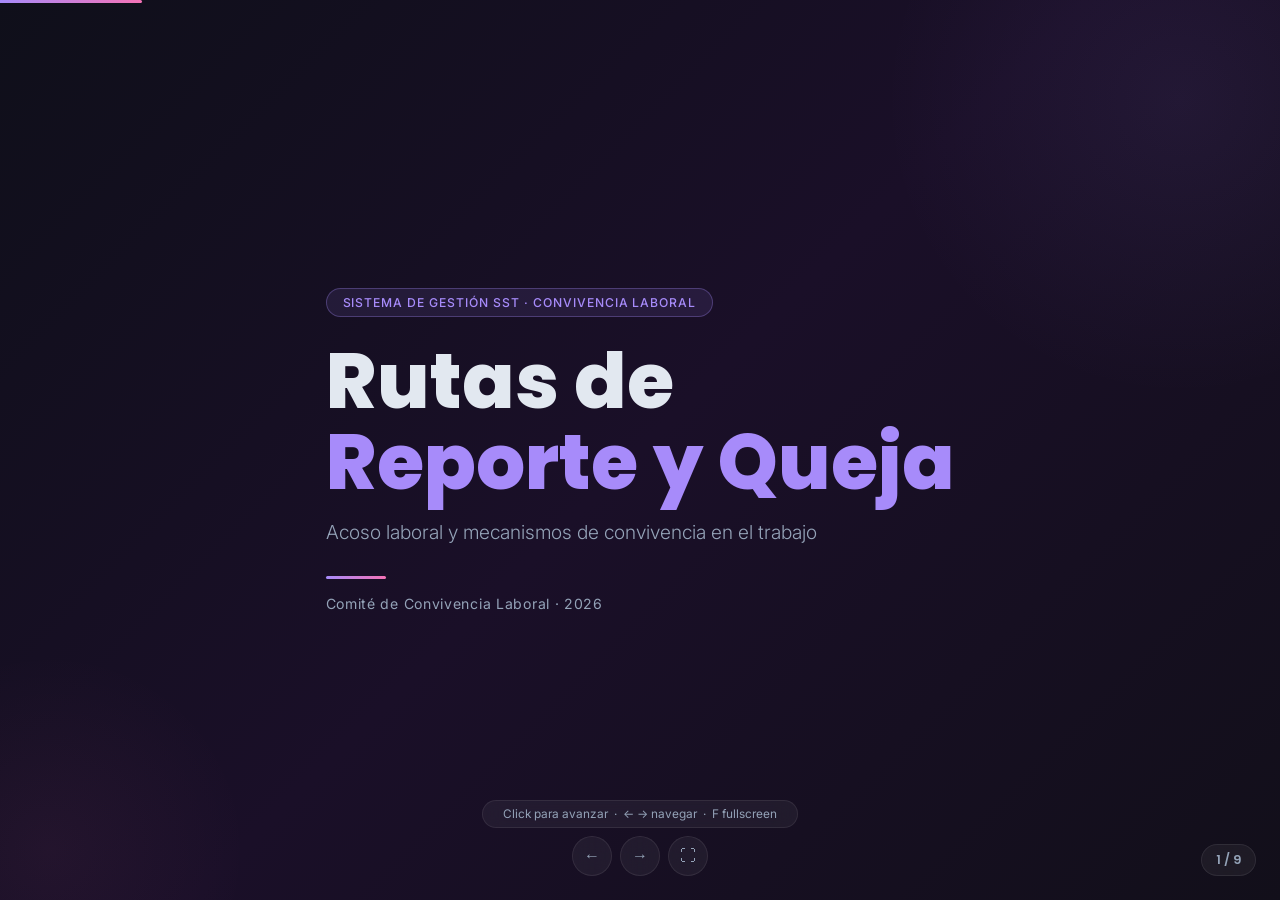
<file: presentaciones/rutas-quejas-acoso/index.html>
<!DOCTYPE html>
<html lang="es">
<head>
  <meta charset="UTF-8" />
  <meta name="viewport" content="width=device-width, initial-scale=1.0" />
  <title>Rutas de Reporte – Acoso Laboral y Convivencia</title>
  <link rel="preconnect" href="https://fonts.googleapis.com" />
  <link rel="preconnect" href="https://fonts.gstatic.com" crossorigin />
  <link href="https://fonts.googleapis.com/css2?family=Inter:wght@300;400;500&family=Poppins:wght@600;700;800&display=swap" rel="stylesheet" />
  <link rel="stylesheet" href="styles.css" />
</head>
<body>

<div id="presentacion">

  <!-- SLIDE 1: Portada -->
  <section class="slide activo" data-tipo="portada" aria-label="Portada">
    <div class="portada-contenido">
      <div class="tag-pill">Sistema de Gestión SST · Convivencia Laboral</div>
      <h1>Rutas de<br/><span class="acento">Reporte y Queja</span></h1>
      <p class="subtitulo">Acoso laboral y mecanismos de convivencia en el trabajo</p>
      <div class="divider"></div>
      <p class="autor">Comité de Convivencia Laboral · 2026</p>
    </div>
    <div class="bg-deco"></div>
    <div class="bg-deco2"></div>
  </section>

  <!-- SLIDE 2: ¿Qué es el acoso laboral? -->
  <section class="slide" data-tipo="contenido" aria-label="Definición de acoso laboral">
    <div class="slide-inner">
      <div class="numero-slide">02</div>
      <h2>¿Qué es el <span class="acento">acoso laboral?</span></h2>
      <div class="definicion-box fragmento" data-step="1">
        <span class="comilla">"</span>
        <p>Toda conducta persistente y demostrable ejercida sobre un empleado por parte de su empleador, un jefe o superior jerárquico, un compañero de trabajo o un subalterno, encaminada a infundir miedo, intimidación, terror o angustia.</p>
        <span class="ley-ref">— Ley 1010 de 2006, Art. 2</span>
      </div>
      <ul class="bullets" style="margin-top: 20px;">
        <li class="fragmento" data-step="2">
          <span class="icono">⚠️</span>
          <strong>Modalidades:</strong> maltrato, persecución, discriminación, entorpecimiento, inequidad, desprotección.
        </li>
        <li class="fragmento" data-step="3">
          <span class="icono">📌</span>
          Aplica en <strong>empresas públicas y privadas</strong> con más de un trabajador.
        </li>
      </ul>
    </div>
  </section>

  <!-- SLIDE 3: ¿Qué NO es acoso laboral? -->
  <section class="slide" data-tipo="contenido" aria-label="Qué no es acoso laboral">
    <div class="slide-inner">
      <div class="numero-slide">03</div>
      <h2>¿Qué <span class="acento-rojo">NO</span> es acoso laboral?</h2>
      <p class="subtitulo-slide fragmento" data-step="1">La Ley 1010 también aclara conductas que <strong>no constituyen acoso</strong>:</p>
      <ul class="bullets">
        <li class="fragmento" data-step="2">
          <span class="icono">✅</span>
          Exigir cumplimiento de horarios, funciones y obligaciones laborales.
        </li>
        <li class="fragmento" data-step="3">
          <span class="icono">✅</span>
          Llamados de atención o sanciones disciplinarias conforme al reglamento.
        </li>
        <li class="fragmento" data-step="4">
          <span class="icono">✅</span>
          Asignación de tareas adicionales por razones objetivas del servicio.
        </li>
        <li class="fragmento" data-step="5">
          <span class="icono">✅</span>
          Cambios de área o cargo por necesidades organizacionales debidamente justificadas.
        </li>
      </ul>
    </div>
  </section>

  <!-- SLIDE 4: El Comité de Convivencia -->
  <section class="slide" data-tipo="contenido" aria-label="Comité de Convivencia Laboral">
    <div class="slide-inner">
      <div class="numero-slide">04</div>
      <h2>Comité de <span class="acento">Convivencia Laboral</span></h2>
      <div class="comite-grid">
        <div class="comite-card fragmento" data-step="1">
          <span class="comite-icono">👥</span>
          <h4>¿Quiénes lo conforman?</h4>
          <p>2 representantes del empleador + 2 elegidos por los trabajadores + sus suplentes.</p>
        </div>
        <div class="comite-card fragmento" data-step="2">
          <span class="comite-icono">🎯</span>
          <h4>¿Cuál es su función?</h4>
          <p>Recibir, tramitar y resolver las quejas de convivencia laboral de manera confidencial.</p>
        </div>
        <div class="comite-card fragmento" data-step="3">
          <span class="comite-icono">⏱️</span>
          <h4>¿Cada cuánto se reúne?</h4>
          <p>Ordinariamente cada 3 meses. Extraordinariamente cuando se reciba una queja.</p>
        </div>
        <div class="comite-card fragmento" data-step="4">
          <span class="comite-icono">📋</span>
          <h4>Base legal</h4>
          <p>Resolución 652 de 2012 y Resolución 1356 de 2012 del Ministerio del Trabajo.</p>
        </div>
      </div>
    </div>
  </section>

  <!-- SLIDE 5: Ruta interna paso a paso -->
  <section class="slide" data-tipo="ruta" aria-label="Ruta interna de reporte">
    <div class="slide-inner">
      <div class="numero-slide">05</div>
      <h2>Ruta Interna de <span class="acento">Reporte</span></h2>
      <div class="ruta-steps">
        <div class="ruta-step fragmento" data-step="1">
          <div class="step-num">1</div>
          <div class="step-info">
            <strong>Presenta tu queja por escrito</strong>
            <span>Dirige una comunicación al Comité de Convivencia Laboral describiendo los hechos con fechas y evidencias.</span>
          </div>
        </div>
        <div class="ruta-arrow fragmento" data-step="2">↓</div>
        <div class="ruta-step fragmento" data-step="2">
          <div class="step-num">2</div>
          <div class="step-info">
            <strong>Recepción y apertura del caso</strong>
            <span>El Comité tiene <em>2 días hábiles</em> para acusar recibo y citar a reunión extraordinaria.</span>
          </div>
        </div>
        <div class="ruta-arrow fragmento" data-step="3">↓</div>
        <div class="ruta-step fragmento" data-step="3">
          <div class="step-num">3</div>
          <div class="step-info">
            <strong>Escucha a las partes</strong>
            <span>El Comité escucha al quejoso y al acusado por separado. Se garantiza confidencialidad.</span>
          </div>
        </div>
        <div class="ruta-arrow fragmento" data-step="4">↓</div>
        <div class="ruta-step fragmento" data-step="4">
          <div class="step-num">4</div>
          <div class="step-info">
            <strong>Plan de mejora o acuerdo</strong>
            <span>Se construye un plan de mejora con compromisos de ambas partes en un plazo máximo de <em>2 meses</em>.</span>
          </div>
        </div>
      </div>
    </div>
  </section>

  <!-- SLIDE 6: Ruta externa -->
  <section class="slide" data-tipo="contenido" aria-label="Ruta externa de reporte">
    <div class="slide-inner">
      <div class="numero-slide">06</div>
      <h2>Ruta Externa: <span class="acento">¿Cuándo y dónde?</span></h2>
      <p class="subtitulo-slide fragmento" data-step="1">Si la ruta interna no da resultado o el acoso es grave, puedes acudir a:</p>
      <ul class="bullets">
        <li class="fragmento" data-step="2">
          <span class="icono">⚖️</span>
          <strong>Ministerio del Trabajo</strong> — Inspección laboral. Puede sancionar al empleador con multas de 2 a 10 SMLMV.
        </li>
        <li class="fragmento" data-step="3">
          <span class="icono">🏛️</span>
          <strong>Procuraduría General</strong> — Si el acosador es servidor público.
        </li>
        <li class="fragmento" data-step="4">
          <span class="icono">👨‍⚖️</span>
          <strong>Juzgado Penal Municipal</strong> — La Ley 1010 tipifica el acoso como falta disciplinaria y puede tener consecuencias penales.
        </li>
        <li class="fragmento" data-step="5">
          <span class="icono">🩺</span>
          <strong>EPS y ARL</strong> — Para atención médica y psicológica. La ARL debe apoyar con programas de intervención.
        </li>
      </ul>
    </div>
  </section>

  <!-- SLIDE 7: Derechos del quejoso -->
  <section class="slide" data-tipo="dos-columnas" aria-label="Derechos y garantías">
    <div class="slide-inner">
      <div class="numero-slide">07</div>
      <h2>Derechos y <span class="acento">Garantías</span></h2>
      <div class="dos-cols">
        <div class="col">
          <h3>🛡️ Quien presenta la queja</h3>
          <ul class="bullets-small">
            <li class="fragmento" data-step="1">Confidencialidad total del proceso</li>
            <li class="fragmento" data-step="2">Protección contra represalias</li>
            <li class="fragmento" data-step="3">Acompañamiento psicológico</li>
            <li class="fragmento" data-step="4">Respuesta en plazos definidos</li>
            <li class="fragmento" data-step="5">Terminación del contrato con indemnización si el acoso persiste</li>
          </ul>
        </div>
        <div class="col">
          <h3>⚠️ Quien es acusado</h3>
          <ul class="bullets-small">
            <li class="fragmento" data-step="6">Derecho a ser escuchado</li>
            <li class="fragmento" data-step="7">Presunción de inocencia hasta verificar los hechos</li>
            <li class="fragmento" data-step="8">Proceso justo y debido proceso</li>
            <li class="fragmento" data-step="9">Posibilidad de descargos y presentar pruebas</li>
          </ul>
        </div>
      </div>
    </div>
  </section>

  <!-- SLIDE 8: Canales de reporte -->
  <section class="slide" data-tipo="contenido" aria-label="Canales de reporte disponibles">
    <div class="slide-inner">
      <div class="numero-slide">08</div>
      <h2>Canales de <span class="acento">Reporte</span></h2>
      <div class="canales-grid">
        <div class="canal-card fragmento" data-step="1">
          <span class="canal-icono">📧</span>
          <strong>Correo electrónico</strong>
          <span>comiteconvivencia@empresa.com</span>
        </div>
        <div class="canal-card fragmento" data-step="2">
          <span class="canal-icono">📝</span>
          <strong>Formato físico</strong>
          <span>Radicado en Gestión Humana o SST</span>
        </div>
        <div class="canal-card fragmento" data-step="3">
          <span class="canal-icono">📞</span>
          <strong>Línea confidencial</strong>
          <span>Ext. 100 · Disponible 24/7</span>
        </div>
        <div class="canal-card fragmento" data-step="4">
          <span class="canal-icono">🌐</span>
          <strong>Portal web SST</strong>
          <span>intranet/convivencia</span>
        </div>
      </div>
      <div class="aviso fragmento" data-step="5">
        🔒 Todos los canales garantizan <strong>confidencialidad y anonimato</strong> si el trabajador lo solicita.
      </div>
    </div>
  </section>

  <!-- SLIDE 9: Cierre -->
  <section class="slide" data-tipo="cierre" aria-label="Cierre">
    <div class="cierre-contenido">
      <div class="cierre-icono">🤝</div>
      <h2>Un ambiente de trabajo<br/><span class="acento">digno y seguro</span><br/>es un derecho de todos.</h2>
      <div class="divider" style="margin: 20px auto;"></div>
      <p class="mensaje-cierre">¿Tienes dudas? Acude al Comité de Convivencia Laboral con total confianza.</p>
      <div class="tags-cierre">
        <span class="tag">#ConvivenciaLaboral</span>
        <span class="tag">#Ley1010</span>
        <span class="tag">#SST</span>
        <span class="tag">#AcososNo</span>
        <span class="tag">#DerechosLaborales</span>
      </div>
    </div>
    <div class="bg-deco"></div>
    <div class="bg-deco2"></div>
  </section>

</div>

<div id="progreso" aria-live="polite">1 / 9</div>

<div id="controles">
  <button id="btn-prev" aria-label="Slide anterior" title="Anterior (←)">&#8592;</button>
  <button id="btn-next" aria-label="Siguiente slide" title="Siguiente (→)">&#8594;</button>
  <button id="btn-fs" aria-label="Pantalla completa" title="Fullscreen (F)">⛶</button>
</div>

<div id="hint">Click para avanzar &nbsp;·&nbsp; ← → navegar &nbsp;·&nbsp; F fullscreen</div>

<script src="slides.js"></script>
</body>
</html>
</file>
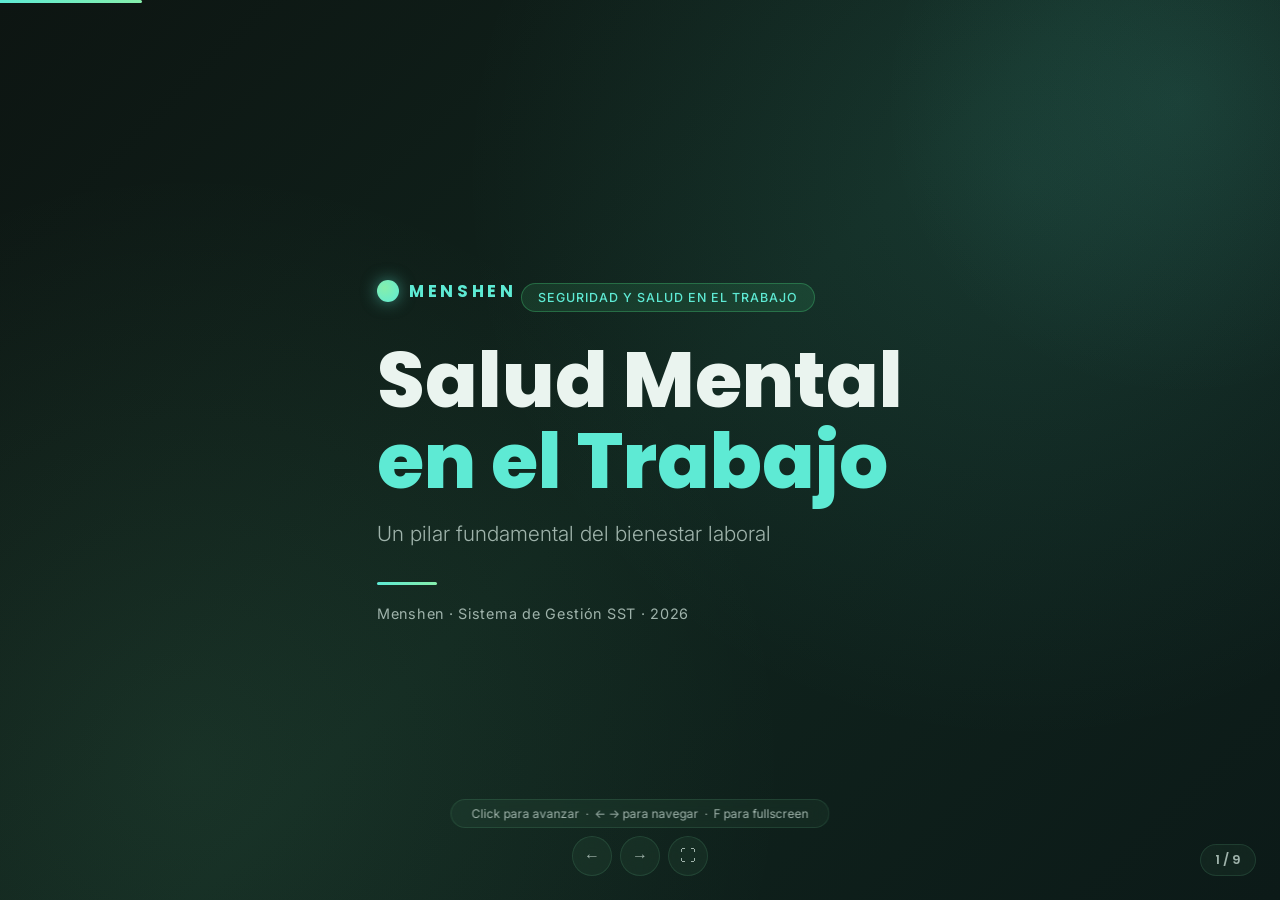
<file: presentaciones/salud-mental-sst/index.html>
<!DOCTYPE html>
<html lang="es">
<head>
  <meta charset="UTF-8" />
  <meta name="viewport" content="width=device-width, initial-scale=1.0" />
  <title>Salud Mental en SST</title>
  <link rel="preconnect" href="https://fonts.googleapis.com" />
  <link rel="preconnect" href="https://fonts.gstatic.com" crossorigin />
  <link href="https://fonts.googleapis.com/css2?family=Inter:wght@300;400;500&family=Poppins:wght@600;700;800&display=swap" rel="stylesheet" />
  <link rel="stylesheet" href="styles.css" />
</head>
<body>

  <div id="presentacion">

    <!-- SLIDE 1: Portada -->
    <section class="slide activo" data-tipo="portada" aria-label="Portada: Salud Mental en SST">
      <div class="portada-contenido">
        <div class="marca-empresa">Menshen</div>
        <div class="tag-pill">Seguridad y Salud en el Trabajo</div>
        <h1>Salud Mental<br/><span class="acento">en el Trabajo</span></h1>
        <p class="subtitulo">Un pilar fundamental del bienestar laboral</p>
        <div class="divider"></div>
        <p class="autor">Menshen · Sistema de Gestión SST · 2026</p>
      </div>
      <div class="bg-deco"></div>
    </section>

    <!-- SLIDE 2: ¿Qué es la salud mental en el trabajo? -->
    <section class="slide" data-tipo="contenido" aria-label="Definición de salud mental en el trabajo">
      <div class="slide-inner">
        <div class="numero-slide">02</div>
        <h2>¿Qué es la salud mental<br/><span class="acento">en el trabajo?</span></h2>
        <ul class="bullets">
          <li class="fragmento" data-step="1">
            <span class="icono">🧠</span>
            Estado de bienestar psicológico, emocional y social del trabajador.
          </li>
          <li class="fragmento" data-step="2">
            <span class="icono">⚖️</span>
            Capacidad de manejar el estrés, relacionarse y ser productivo.
          </li>
          <li class="fragmento" data-step="3">
            <span class="icono">🏢</span>
            Reconocida por la OMS como parte integral de la salud ocupacional.
          </li>
          <li class="fragmento" data-step="4">
            <span class="icono">📋</span>
            En Colombia, regulada por la Resolución 2646 de 2008 y la Ley 1616 de 2013.
          </li>
        </ul>
      </div>
    </section>

    <!-- SLIDE 3: Factores de riesgo psicosocial -->
    <section class="slide" data-tipo="contenido" aria-label="Factores de riesgo psicosocial">
      <div class="slide-inner">
        <div class="numero-slide">03</div>
        <h2>Factores de <span class="acento">Riesgo Psicosocial</span></h2>
        <ul class="bullets">
          <li class="fragmento" data-step="1">
            <span class="icono">⏰</span>
            <strong>Carga laboral excesiva:</strong> jornadas largas, tareas acumuladas, presión por resultados.
          </li>
          <li class="fragmento" data-step="2">
            <span class="icono">🗣️</span>
            <strong>Clima organizacional:</strong> conflictos, falta de comunicación, acoso laboral.
          </li>
          <li class="fragmento" data-step="3">
            <span class="icono">🔄</span>
            <strong>Falta de autonomía:</strong> poco control sobre las tareas y decisiones propias.
          </li>
          <li class="fragmento" data-step="4">
            <span class="icono">💸</span>
            <strong>Inestabilidad laboral:</strong> contratos temporales, incertidumbre económica.
          </li>
        </ul>
      </div>
    </section>

    <!-- SLIDE 4: Señales de alerta -->
    <section class="slide" data-tipo="dos-columnas" aria-label="Señales de alerta en salud mental">
      <div class="slide-inner">
        <div class="numero-slide">04</div>
        <h2>Señales de <span class="acento">Alerta</span></h2>
        <div class="dos-cols">
          <div class="col">
            <h3>🔴 En el individuo</h3>
            <ul class="bullets-small">
              <li class="fragmento" data-step="1">Irritabilidad y cambios de humor</li>
              <li class="fragmento" data-step="2">Dificultad para concentrarse</li>
              <li class="fragmento" data-step="3">Ausentismo frecuente</li>
              <li class="fragmento" data-step="4">Agotamiento constante (burnout)</li>
            </ul>
          </div>
          <div class="col">
            <h3>🟠 En el equipo</h3>
            <ul class="bullets-small">
              <li class="fragmento" data-step="5">Aumento de conflictos internos</li>
              <li class="fragmento" data-step="6">Baja en la productividad general</li>
              <li class="fragmento" data-step="7">Alta rotación de personal</li>
              <li class="fragmento" data-step="8">Deterioro del clima laboral</li>
            </ul>
          </div>
        </div>
      </div>
    </section>

    <!-- SLIDE 5: Impacto en la organización -->
    <section class="slide" data-tipo="contenido" aria-label="Impacto en la organización">
      <div class="slide-inner">
        <div class="numero-slide">05</div>
        <h2>Impacto en <span class="acento">la Organización</span></h2>
        <div class="stats-grid">
          <div class="stat-card fragmento" data-step="1">
            <span class="stat-num">12%</span>
            <span class="stat-desc">Aumento del ausentismo laboral por problemas de salud mental</span>
          </div>
          <div class="stat-card fragmento" data-step="2">
            <span class="stat-num">3x</span>
            <span class="stat-desc">Mayor riesgo de accidentes laborales en trabajadores con estrés crónico</span>
          </div>
          <div class="stat-card fragmento" data-step="3">
            <span class="stat-num">$1T</span>
            <span class="stat-desc">Pérdida global anual en productividad según la OMS</span>
          </div>
          <div class="stat-card fragmento" data-step="4">
            <span class="stat-num">4:1</span>
            <span class="stat-desc">Retorno de inversión por cada dólar invertido en salud mental laboral</span>
          </div>
        </div>
      </div>
    </section>

    <!-- SLIDE 6: Marco legal en Colombia -->
    <section class="slide" data-tipo="contenido" aria-label="Marco legal colombiano">
      <div class="slide-inner">
        <div class="numero-slide">06</div>
        <h2>Marco Legal <span class="acento">en Colombia</span></h2>
        <ul class="bullets">
          <li class="fragmento" data-step="1">
            <span class="icono">📜</span>
            <strong>Ley 1616 de 2013:</strong> Ley de Salud Mental. Garantiza el ejercicio del derecho a la salud mental.
          </li>
          <li class="fragmento" data-step="2">
            <span class="icono">📄</span>
            <strong>Resolución 2646 de 2008:</strong> Factores de riesgo psicosocial en el trabajo. Obligatoria su identificación y evaluación.
          </li>
          <li class="fragmento" data-step="3">
            <span class="icono">📑</span>
            <strong>Decreto 1072 de 2015:</strong> Reglamento único del sector trabajo. Incluye gestión del riesgo psicosocial en el SG-SST.
          </li>
          <li class="fragmento" data-step="4">
            <span class="icono">🏛️</span>
            <strong>Batería de Riesgo Psicosocial:</strong> Instrumento oficial del Ministerio del Trabajo para evaluar el riesgo.
          </li>
        </ul>
      </div>
    </section>

    <!-- SLIDE 7: Estrategias de intervención -->
    <section class="slide" data-tipo="dos-columnas" aria-label="Estrategias de intervención">
      <div class="slide-inner">
        <div class="numero-slide">07</div>
        <h2>Estrategias de <span class="acento">Intervención</span></h2>
        <div class="dos-cols">
          <div class="col">
            <h3>🏗️ Nivel Organizacional</h3>
            <ul class="bullets-small">
              <li class="fragmento" data-step="1">Política de salud mental empresarial</li>
              <li class="fragmento" data-step="2">Flexibilidad y conciliación laboral</li>
              <li class="fragmento" data-step="3">Canales de comunicación abiertos</li>
              <li class="fragmento" data-step="4">Programas de bienestar laboral</li>
            </ul>
          </div>
          <div class="col">
            <h3>👤 Nivel Individual</h3>
            <ul class="bullets-small">
              <li class="fragmento" data-step="5">Talleres de manejo del estrés</li>
              <li class="fragmento" data-step="6">Atención psicológica confidencial</li>
              <li class="fragmento" data-step="7">Pausas activas y mindfulness</li>
              <li class="fragmento" data-step="8">Líneas de apoyo emocional</li>
            </ul>
          </div>
        </div>
      </div>
    </section>

    <!-- SLIDE 8: Juego interactivo -->
    <section class="slide" data-tipo="juego" aria-label="Juego interactivo: Gestiona el Bienestar">
      <div class="slide-inner">
        <div class="numero-slide">08</div>
        <h2>Juego: Equilibra el <span class="acento">Bienestar</span></h2>
        <p class="jc-instrucciones">Mueve la base con el <strong>mouse</strong> (o las flechas ←→). Atrapa lo bueno 💚😊🧘, esquiva el estrés 💢😰🔥. Tecla <strong>R</strong> para reiniciar. ¡30 segundos!</p>
        <canvas id="jc-canvas" width="900" height="420" aria-label="Juego de canvas: Equilibra el Bienestar"></canvas>
      </div>
    </section>

    <!-- SLIDE 9: Cierre -->
    <section class="slide" data-tipo="cierre" aria-label="Cierre de la presentación">
      <div class="cierre-contenido">
        <div class="cierre-icono">💚</div>
        <h2>Un trabajador mentalmente<br/><span class="acento">sano es más seguro,</span><br/>productivo y feliz.</h2>
        <div class="divider"></div>
        <p class="mensaje-cierre">La salud mental no es un lujo, es una prioridad en el SG-SST</p>
        <div class="tags-cierre">
          <span class="tag">#SaludMental</span>
          <span class="tag">#SST</span>
          <span class="tag">#BienestarLaboral</span>
          <span class="tag">#RiesgoPsicosocial</span>
        </div>
        <p class="marca-cierre">Menshen · Bienestar que cuida a las personas</p>
      </div>
      <div class="bg-deco"></div>
    </section>

  </div>

  <!-- Progreso -->
  <div id="progreso" aria-live="polite">1 / 8</div>

  <!-- Controles -->
  <div id="controles">
    <button id="btn-prev" aria-label="Slide anterior" title="Anterior (←)">&#8592;</button>
    <button id="btn-next" aria-label="Siguiente slide" title="Siguiente (→)">&#8594;</button>
    <button id="btn-fs" aria-label="Pantalla completa" title="Fullscreen (F)">⛶</button>
  </div>

  <!-- Hint inicial -->
  <div id="hint">Click para avanzar &nbsp;·&nbsp; ← → para navegar &nbsp;·&nbsp; F para fullscreen</div>

  <script>
    // Carga slides.js evitando el caché del navegador (útil mientras desarrollas)
    (function () {
      var s = document.createElement('script');
      s.src = 'slides.js?nocache=' + Date.now();
      document.body.appendChild(s);
    })();
  </script>
</body>
</html>
</file>
<file: presentaciones/rutas-quejas-acoso/styles.css>
/* ===== RESET & BASE ===== */
*, *::before, *::after { box-sizing: border-box; margin: 0; padding: 0; }

:root {
  --bg:        #0f0f1a;
  --bg2:       #1a0f1a;
  --acento:    #a78bfa;      /* violeta */
  --acento2:   #f472b6;      /* rosa */
  --acento-rojo: #f87171;
  --texto:     #e2e8f0;
  --texto-dim: #94a3b8;
  --card-bg:   rgba(255,255,255,0.05);
  --border:    rgba(255,255,255,0.08);
  --font-body: 'Inter', sans-serif;
  --font-head: 'Poppins', sans-serif;
}

html, body { width: 100%; height: 100%; overflow: hidden; background: var(--bg); color: var(--texto); font-family: var(--font-body); }

/* ===== CONTENEDOR ===== */
#presentacion { width: 100vw; height: 100vh; position: relative; overflow: hidden; }

/* ===== SLIDES ===== */
.slide {
  position: absolute; inset: 0;
  width: 100vw; height: 100vh;
  display: flex; align-items: center; justify-content: center;
  padding: 50px 80px;
  opacity: 0; transform: translateX(60px);
  transition: opacity 0.35s ease, transform 0.35s ease;
  pointer-events: none; cursor: pointer;
}
.slide.activo { opacity: 1; transform: translateX(0); pointer-events: all; }
.slide.saliendo { opacity: 0; transform: translateX(-60px); pointer-events: none; }

.slide-inner { width: 100%; max-width: 1100px; position: relative; }

/* ===== NÚMERO ===== */
.numero-slide {
  font-family: var(--font-head); font-size: 5rem; font-weight: 800;
  color: rgba(255,255,255,0.04); position: absolute; top: -40px; right: 0;
  line-height: 1; user-select: none;
}

/* ===== TÍTULOS ===== */
h2 { font-family: var(--font-head); font-size: clamp(1.8rem, 3.5vw, 2.8rem); font-weight: 700; line-height: 1.2; margin-bottom: 28px; }
h3 { font-family: var(--font-head); font-size: 1rem; font-weight: 600; margin-bottom: 14px; padding-bottom: 8px; border-bottom: 1px solid var(--border); }
h4 { font-family: var(--font-head); font-size: 0.95rem; font-weight: 600; margin-bottom: 6px; color: var(--texto); }

.acento { color: var(--acento); }
.acento-rojo { color: var(--acento-rojo); }

.subtitulo-slide { font-size: 0.95rem; color: var(--texto-dim); margin-bottom: 20px; }

/* ===== FRAGMENTOS ===== */
.fragmento { opacity: 0; transform: translateY(16px); transition: opacity 0.4s ease, transform 0.4s ease; }
.fragmento.visible { opacity: 1; transform: translateY(0); }

/* ===== BULLETS ===== */
.bullets { list-style: none; display: flex; flex-direction: column; gap: 12px; }
.bullets li { display: flex; align-items: flex-start; gap: 14px; background: var(--card-bg); border: 1px solid var(--border); border-radius: 12px; padding: 13px 18px; font-size: clamp(0.85rem, 1.4vw, 1rem); line-height: 1.5; }
.bullets li .icono { font-size: 1.2rem; flex-shrink: 0; margin-top: 1px; }

.bullets-small { list-style: none; display: flex; flex-direction: column; gap: 9px; }
.bullets-small li { font-size: 0.88rem; color: var(--texto-dim); padding: 7px 12px; border-left: 2px solid var(--acento); border-radius: 0 8px 8px 0; background: var(--card-bg); line-height: 1.4; }

/* ===== DEFINICION BOX ===== */
.definicion-box {
  background: rgba(167,139,250,0.08); border: 1px solid rgba(167,139,250,0.25);
  border-radius: 14px; padding: 22px 28px; position: relative; margin-bottom: 4px;
}
.definicion-box p { font-size: 0.95rem; color: var(--texto-dim); line-height: 1.65; font-style: italic; }
.comilla { font-family: var(--font-head); font-size: 4rem; color: var(--acento); opacity: 0.3; line-height: 0.5; display: block; margin-bottom: 8px; }
.ley-ref { display: block; margin-top: 12px; font-size: 0.78rem; color: var(--acento); font-weight: 500; letter-spacing: 0.05em; }

/* ===== COMITÉ GRID ===== */
.comite-grid { display: grid; grid-template-columns: 1fr 1fr; gap: 16px; }
.comite-card { background: var(--card-bg); border: 1px solid var(--border); border-radius: 14px; padding: 20px; }
.comite-icono { font-size: 1.8rem; display: block; margin-bottom: 10px; }
.comite-card p { font-size: 0.85rem; color: var(--texto-dim); line-height: 1.5; margin-top: 4px; }

/* ===== RUTA STEPS ===== */
.ruta-steps { display: flex; flex-direction: column; gap: 0; }
.ruta-step {
  display: flex; align-items: flex-start; gap: 18px;
  background: var(--card-bg); border: 1px solid var(--border);
  border-radius: 12px; padding: 14px 18px;
}
.step-num {
  width: 36px; height: 36px; border-radius: 50%; flex-shrink: 0;
  background: linear-gradient(135deg, var(--acento), var(--acento2));
  display: flex; align-items: center; justify-content: center;
  font-family: var(--font-head); font-weight: 700; font-size: 0.9rem; color: #fff;
}
.step-info { display: flex; flex-direction: column; gap: 3px; }
.step-info strong { font-size: 0.95rem; font-weight: 600; color: var(--texto); }
.step-info span { font-size: 0.83rem; color: var(--texto-dim); line-height: 1.45; }

.ruta-arrow { text-align: center; font-size: 1.2rem; color: var(--acento); padding: 2px 0; opacity: 0.6; }

/* ===== DOS COLUMNAS ===== */
.dos-cols { display: grid; grid-template-columns: 1fr 1fr; gap: 28px; }
.col { background: var(--card-bg); border: 1px solid var(--border); border-radius: 16px; padding: 22px; }

/* ===== CANALES GRID ===== */
.canales-grid { display: grid; grid-template-columns: 1fr 1fr; gap: 14px; margin-bottom: 16px; }
.canal-card {
  background: var(--card-bg); border: 1px solid var(--border); border-radius: 14px;
  padding: 18px 20px; display: flex; flex-direction: column; gap: 4px;
}
.canal-icono { font-size: 1.8rem; margin-bottom: 6px; }
.canal-card strong { font-size: 0.95rem; font-weight: 600; color: var(--texto); }
.canal-card span { font-size: 0.82rem; color: var(--acento); font-weight: 500; }

.aviso {
  background: rgba(167,139,250,0.08); border: 1px solid rgba(167,139,250,0.2);
  border-radius: 12px; padding: 12px 18px; font-size: 0.88rem; color: var(--texto-dim);
}

/* ===== PORTADA ===== */
.slide[data-tipo="portada"],
.slide[data-tipo="cierre"] {
  background: linear-gradient(135deg, #0f0f1a 0%, #1a0f28 50%, #120f1a 100%);
}

.portada-contenido { max-width: 800px; z-index: 2; position: relative; }

.tag-pill {
  display: inline-block; background: rgba(167,139,250,0.1); border: 1px solid rgba(167,139,250,0.3);
  color: var(--acento); font-size: 0.76rem; font-weight: 500; letter-spacing: 0.08em;
  text-transform: uppercase; padding: 6px 16px; border-radius: 100px; margin-bottom: 24px;
}

.slide[data-tipo="portada"] h1 {
  font-family: var(--font-head); font-size: clamp(2.8rem, 6vw, 5.2rem);
  font-weight: 800; line-height: 1.05; color: var(--texto); margin-bottom: 18px;
}

.subtitulo { font-size: clamp(0.95rem, 1.6vw, 1.2rem); color: var(--texto-dim); font-weight: 300; margin-bottom: 32px; }

.divider { width: 60px; height: 3px; background: linear-gradient(90deg, var(--acento), var(--acento2)); border-radius: 2px; margin: 16px 0; }

.autor { font-size: 0.88rem; color: var(--texto-dim); letter-spacing: 0.05em; }

/* ===== DECO ===== */
.bg-deco {
  position: absolute; top: -200px; right: -200px;
  width: 600px; height: 600px;
  background: radial-gradient(circle, rgba(167,139,250,0.07) 0%, transparent 70%);
  border-radius: 50%; pointer-events: none; z-index: 1;
}
.bg-deco2 {
  position: absolute; bottom: -150px; left: -150px;
  width: 400px; height: 400px;
  background: radial-gradient(circle, rgba(244,114,182,0.05) 0%, transparent 70%);
  border-radius: 50%; pointer-events: none; z-index: 1;
}

/* ===== CIERRE ===== */
.cierre-contenido { max-width: 800px; text-align: center; z-index: 2; position: relative; }
.cierre-icono { font-size: 3.5rem; margin-bottom: 20px; animation: pulso 2s ease-in-out infinite; }
@keyframes pulso { 0%,100%{transform:scale(1)} 50%{transform:scale(1.08)} }

.slide[data-tipo="cierre"] h2 { font-family: var(--font-head); font-size: clamp(1.6rem,3vw,2.4rem); font-weight:700; line-height:1.3; }
.mensaje-cierre { font-size: 0.95rem; color: var(--texto-dim); margin-bottom: 24px; }

.tags-cierre { display: flex; flex-wrap: wrap; gap: 8px; justify-content: center; }
.tag { background: rgba(167,139,250,0.1); border: 1px solid rgba(167,139,250,0.25); color: var(--acento); font-size: 0.8rem; padding: 5px 14px; border-radius: 100px; font-weight: 500; }

/* ===== UI ===== */
#progreso {
  position: fixed; bottom: 24px; right: 24px;
  font-size: 0.78rem; font-family: var(--font-head); font-weight: 600;
  color: var(--texto-dim); background: var(--card-bg); border: 1px solid var(--border);
  padding: 6px 14px; border-radius: 100px; z-index: 100; backdrop-filter: blur(10px);
}
#controles { position: fixed; bottom: 24px; left: 50%; transform: translateX(-50%); display: flex; gap: 8px; z-index: 100; }
#controles button {
  background: var(--card-bg); border: 1px solid var(--border); color: var(--texto-dim);
  width: 40px; height: 40px; border-radius: 50%; font-size: 1rem; cursor: pointer;
  backdrop-filter: blur(10px); transition: background .2s, color .2s, border-color .2s;
}
#controles button:hover { background: rgba(167,139,250,0.15); border-color: var(--acento); color: var(--acento); }

#hint {
  position: fixed; bottom: 72px; left: 50%; transform: translateX(-50%);
  font-size: 0.74rem; color: var(--texto-dim); background: var(--card-bg);
  border: 1px solid var(--border); padding: 6px 20px; border-radius: 100px;
  z-index: 100; backdrop-filter: blur(10px); transition: opacity .5s; white-space: nowrap;
}
#hint.oculto { opacity: 0; pointer-events: none; }

#barra-progreso {
  position: fixed; top: 0; left: 0; height: 3px;
  background: linear-gradient(90deg, var(--acento), var(--acento2));
  border-radius: 0 2px 2px 0; z-index: 200; transition: width .35s ease;
}
</file>
<file: presentaciones/salud-mental-sst/styles.css>
/* ===== RESET & BASE ===== */
*, *::before, *::after { box-sizing: border-box; margin: 0; padding: 0; }

:root {
  --bg:        #0d1512;
  --bg2:       #11201b;
  --acento:    #5eead4;
  --acento2:   #86efac;
  --texto:     #eaf4ef;
  --texto-dim: #9fb3ab;
  --card-bg:   rgba(134, 239, 172, 0.05);
  --border:    rgba(134, 239, 172, 0.12);
  --font-body: 'Inter', sans-serif;
  --font-head: 'Poppins', sans-serif;
}

html, body {
  width: 100%; height: 100%;
  overflow: hidden;
  background: var(--bg);
  color: var(--texto);
  font-family: var(--font-body);
}

/* ===== CONTENEDOR PRINCIPAL ===== */
#presentacion {
  width: 100vw;
  height: 100vh;
  position: relative;
  overflow: hidden;
}

/* ===== SLIDES ===== */
.slide {
  position: absolute;
  inset: 0;
  width: 100vw;
  height: 100vh;
  display: flex;
  align-items: center;
  justify-content: center;
  padding: 60px 80px;
  opacity: 0;
  transform: translateX(60px);
  transition: opacity 0.35s ease, transform 0.35s ease;
  pointer-events: none;
  cursor: pointer;
}

.slide.activo {
  opacity: 1;
  transform: translateX(0);
  pointer-events: all;
}

.slide.saliendo {
  opacity: 0;
  transform: translateX(-60px);
  pointer-events: none;
}

/* ===== INNER WRAPPER ===== */
.slide-inner {
  width: 100%;
  max-width: 1100px;
  position: relative;
}

/* ===== NÚMERO DE SLIDE ===== */
.numero-slide {
  font-family: var(--font-head);
  font-size: 5rem;
  font-weight: 800;
  color: rgba(255,255,255,0.04);
  position: absolute;
  top: -40px;
  right: 0;
  line-height: 1;
  user-select: none;
}

/* ===== TÍTULOS ===== */
h2 {
  font-family: var(--font-head);
  font-size: clamp(1.8rem, 3.5vw, 2.8rem);
  font-weight: 700;
  line-height: 1.2;
  color: var(--texto);
  margin-bottom: 36px;
}

h3 {
  font-family: var(--font-head);
  font-size: 1.1rem;
  font-weight: 600;
  color: var(--texto);
  margin-bottom: 16px;
  padding-bottom: 8px;
  border-bottom: 1px solid var(--border);
}

.acento { color: var(--acento); }

/* ===== BULLETS PRINCIPALES ===== */
.bullets {
  list-style: none;
  display: flex;
  flex-direction: column;
  gap: 14px;
}

.bullets li {
  display: flex;
  align-items: flex-start;
  gap: 14px;
  background: var(--card-bg);
  border: 1px solid var(--border);
  border-radius: 12px;
  padding: 14px 20px;
  font-size: clamp(0.9rem, 1.5vw, 1.05rem);
  line-height: 1.5;
}

.bullets li .icono {
  font-size: 1.3rem;
  flex-shrink: 0;
  margin-top: 1px;
}

/* ===== BULLETS PEQUEÑOS (dos columnas) ===== */
.bullets-small {
  list-style: none;
  display: flex;
  flex-direction: column;
  gap: 10px;
}

.bullets-small li {
  font-size: 0.95rem;
  color: var(--texto-dim);
  padding: 8px 12px;
  border-left: 2px solid var(--acento);
  border-radius: 0 8px 8px 0;
  background: var(--card-bg);
  line-height: 1.4;
}

/* ===== FRAGMENTOS ANIMADOS ===== */
.fragmento {
  opacity: 0;
  transform: translateY(16px);
  transition: opacity 0.4s ease, transform 0.4s ease;
}

.fragmento.visible {
  opacity: 1;
  transform: translateY(0);
}

/* ===== DOS COLUMNAS ===== */
.dos-cols {
  display: grid;
  grid-template-columns: 1fr 1fr;
  gap: 32px;
}

.col {
  background: var(--card-bg);
  border: 1px solid var(--border);
  border-radius: 16px;
  padding: 24px;
}

/* ===== STATS GRID ===== */
.stats-grid {
  display: grid;
  grid-template-columns: 1fr 1fr;
  gap: 20px;
}

.stat-card {
  background: var(--card-bg);
  border: 1px solid var(--border);
  border-radius: 16px;
  padding: 28px 24px;
  display: flex;
  flex-direction: column;
  gap: 10px;
}

.stat-num {
  font-family: var(--font-head);
  font-size: clamp(2rem, 3.5vw, 3rem);
  font-weight: 800;
  color: var(--acento);
  line-height: 1;
}

.stat-desc {
  font-size: 0.88rem;
  color: var(--texto-dim);
  line-height: 1.45;
}

/* ===== PORTADA ===== */
.slide[data-tipo="portada"],
.slide[data-tipo="cierre"] {
  background:
    radial-gradient(circle at 80% 20%, rgba(94, 234, 212, 0.10) 0%, transparent 45%),
    radial-gradient(circle at 15% 85%, rgba(134, 239, 172, 0.08) 0%, transparent 45%),
    linear-gradient(135deg, #0d1512 0%, #10241d 50%, #0c1a18 100%);
}

/* ===== MARCA DE EMPRESA ===== */
.marca-empresa {
  font-family: var(--font-head);
  font-size: 1.05rem;
  font-weight: 700;
  letter-spacing: 0.22em;
  text-transform: uppercase;
  color: var(--acento);
  margin-bottom: 20px;
  display: inline-flex;
  align-items: center;
  gap: 10px;
}

.marca-empresa::before {
  content: "";
  width: 22px;
  height: 22px;
  border-radius: 50%;
  background: radial-gradient(circle at 35% 35%, var(--acento2), var(--acento));
  box-shadow: 0 0 16px rgba(94, 234, 212, 0.5);
}

.marca-cierre {
  margin-top: 22px;
  font-family: var(--font-head);
  font-size: 0.9rem;
  font-weight: 600;
  letter-spacing: 0.12em;
  color: var(--texto-dim);
}

.portada-contenido {
  max-width: 800px;
  z-index: 2;
  position: relative;
}

.tag-pill {
  display: inline-block;
  background: rgba(74, 222, 128, 0.12);
  border: 1px solid rgba(74, 222, 128, 0.3);
  color: var(--acento);
  font-size: 0.78rem;
  font-weight: 500;
  letter-spacing: 0.08em;
  text-transform: uppercase;
  padding: 6px 16px;
  border-radius: 100px;
  margin-bottom: 28px;
}

.slide[data-tipo="portada"] h1 {
  font-family: var(--font-head);
  font-size: clamp(2.8rem, 6vw, 5.5rem);
  font-weight: 800;
  line-height: 1.05;
  color: var(--texto);
  margin-bottom: 20px;
}

.subtitulo {
  font-size: clamp(1rem, 1.8vw, 1.3rem);
  color: var(--texto-dim);
  font-weight: 300;
  margin-bottom: 36px;
}

.divider {
  width: 60px;
  height: 3px;
  background: linear-gradient(90deg, var(--acento), var(--acento2));
  border-radius: 2px;
  margin: 20px 0;
}

.autor {
  font-size: 0.9rem;
  color: var(--texto-dim);
  letter-spacing: 0.05em;
}

/* ===== DECORACIÓN DE FONDO ===== */
.bg-deco {
  position: absolute;
  top: -200px;
  right: -200px;
  width: 600px;
  height: 600px;
  background: radial-gradient(circle, rgba(94, 234, 212, 0.09) 0%, transparent 70%);
  border-radius: 50%;
  pointer-events: none;
  z-index: 1;
}

/* ===== CIERRE ===== */
.cierre-contenido {
  max-width: 800px;
  text-align: center;
  z-index: 2;
  position: relative;
}

.cierre-icono {
  font-size: 4rem;
  margin-bottom: 24px;
  animation: latido 2s ease-in-out infinite;
}

@keyframes latido {
  0%, 100% { transform: scale(1); }
  50% { transform: scale(1.1); }
}

.slide[data-tipo="cierre"] h2 {
  font-family: var(--font-head);
  font-size: clamp(1.6rem, 3vw, 2.5rem);
  font-weight: 700;
  line-height: 1.3;
  margin-bottom: 0;
}

.mensaje-cierre {
  font-size: 1rem;
  color: var(--texto-dim);
  margin-top: 12px;
  margin-bottom: 28px;
}

.tags-cierre {
  display: flex;
  flex-wrap: wrap;
  gap: 10px;
  justify-content: center;
}

.tag {
  background: rgba(74, 222, 128, 0.1);
  border: 1px solid rgba(74, 222, 128, 0.25);
  color: var(--acento);
  font-size: 0.82rem;
  padding: 5px 14px;
  border-radius: 100px;
  font-weight: 500;
}

/* ===== PROGRESO ===== */
#progreso {
  position: fixed;
  bottom: 24px;
  right: 24px;
  font-size: 0.8rem;
  font-family: var(--font-head);
  font-weight: 600;
  color: var(--texto-dim);
  background: var(--card-bg);
  border: 1px solid var(--border);
  padding: 6px 14px;
  border-radius: 100px;
  z-index: 100;
  backdrop-filter: blur(10px);
}

/* ===== CONTROLES ===== */
#controles {
  position: fixed;
  bottom: 24px;
  left: 50%;
  transform: translateX(-50%);
  display: flex;
  gap: 8px;
  z-index: 100;
}

#controles button {
  background: var(--card-bg);
  border: 1px solid var(--border);
  color: var(--texto-dim);
  width: 40px;
  height: 40px;
  border-radius: 50%;
  font-size: 1rem;
  cursor: pointer;
  backdrop-filter: blur(10px);
  transition: background 0.2s, color 0.2s, border-color 0.2s;
}

#controles button:hover {
  background: rgba(74, 222, 128, 0.15);
  border-color: var(--acento);
  color: var(--acento);
}

/* ===== HINT INICIAL ===== */
#hint {
  position: fixed;
  bottom: 72px;
  left: 50%;
  transform: translateX(-50%);
  font-size: 0.75rem;
  color: var(--texto-dim);
  background: var(--card-bg);
  border: 1px solid var(--border);
  padding: 6px 20px;
  border-radius: 100px;
  z-index: 100;
  backdrop-filter: blur(10px);
  transition: opacity 0.5s;
  white-space: nowrap;
}

#hint.oculto { opacity: 0; pointer-events: none; }

/* ===== BARRA DE PROGRESO SUPERIOR ===== */
#barra-progreso {
  position: fixed;
  top: 0;
  left: 0;
  height: 3px;
  background: linear-gradient(90deg, var(--acento), var(--acento2));
  border-radius: 0 2px 2px 0;
  z-index: 200;
  transition: width 0.35s ease;
}

/* ===== JUEGO INTERACTIVO (slide tipo juego) ===== */
.slide[data-tipo="juego"] .slide-inner { max-width: 900px; }

#juego-sm {
  --rojo: #f87171;
  --amarillo: #fbbf24;
  width: 100%;
}

.jsm-pantalla { display: none; }
.jsm-pantalla.jsm-activa { display: block; animation: jsmEntrar 0.4s ease; }

@keyframes jsmEntrar {
  from { opacity: 0; transform: translateY(16px); }
  to   { opacity: 1; transform: translateY(0); }
}

#juego-sm .jsm-emoji { font-size: 3.2rem; margin-bottom: 12px; }

#juego-sm h2 {
  font-family: var(--font-head);
  font-size: clamp(1.6rem, 3.2vw, 2.4rem);
  font-weight: 700;
  margin-bottom: 14px;
}

#juego-sm h3 {
  font-family: var(--font-head);
  font-size: clamp(1.1rem, 2.2vw, 1.5rem);
  font-weight: 700;
  color: var(--texto);
  border: none;
  padding: 0;
  margin: 0 0 8px;
}

.jsm-sub {
  font-size: clamp(0.95rem, 1.5vw, 1.1rem);
  color: var(--texto-dim);
  line-height: 1.6;
  margin-bottom: 24px;
}

/* Botón */
.jsm-btn {
  font-family: var(--font-head);
  font-weight: 700;
  font-size: 0.95rem;
  color: #06241c;
  background: linear-gradient(90deg, var(--acento), var(--acento2));
  border: none;
  border-radius: 100px;
  padding: 12px 30px;
  cursor: pointer;
  transition: transform 0.2s, box-shadow 0.2s;
  box-shadow: 0 8px 22px rgba(94, 234, 212, 0.2);
}
.jsm-btn:hover { transform: translateY(-2px); box-shadow: 0 12px 28px rgba(94, 234, 212, 0.33); }

/* Topbar del escenario */
.jsm-topbar {
  display: flex;
  align-items: center;
  gap: 16px;
  margin-bottom: 20px;
  flex-wrap: wrap;
}
.jsm-etiqueta {
  font-size: 0.72rem;
  letter-spacing: 0.1em;
  text-transform: uppercase;
  color: var(--acento);
  font-weight: 600;
}
.jsm-medidor { display: flex; align-items: center; gap: 10px; flex: 1; min-width: 200px; font-size: 0.78rem; color: var(--texto-dim); }
.jsm-barra { flex: 1; height: 8px; background: rgba(255,255,255,0.08); border-radius: 100px; overflow: hidden; }
#jsm-relleno { height: 100%; width: 100%; background: linear-gradient(90deg, var(--acento), var(--acento2)); border-radius: 100px; transition: width 0.5s cubic-bezier(.22,1,.36,1), background 0.5s; }
#jsm-valor { font-family: var(--font-head); font-weight: 700; color: var(--acento); min-width: 40px; text-align: right; }
.jsm-progreso { font-family: var(--font-head); font-weight: 600; font-size: 0.8rem; color: var(--texto-dim); }

/* Situación */
.jsm-situacion { display: flex; gap: 16px; align-items: flex-start; margin-bottom: 20px; }
.jsm-icono {
  font-size: 2rem; flex-shrink: 0;
  width: 60px; height: 60px;
  display: flex; align-items: center; justify-content: center;
  background: var(--card-bg); border: 1px solid var(--border); border-radius: 16px;
}
.jsm-texto { font-size: clamp(0.92rem, 1.4vw, 1.05rem); color: var(--texto-dim); line-height: 1.55; }

/* Opciones */
.jsm-opciones { display: flex; flex-direction: column; gap: 12px; }
.jsm-opcion {
  text-align: left;
  background: var(--card-bg);
  border: 1px solid var(--border);
  border-radius: 12px;
  padding: 14px 18px;
  font-size: 0.98rem;
  line-height: 1.4;
  color: var(--texto);
  cursor: pointer;
  font-family: var(--font-body);
  display: flex; align-items: center; gap: 12px;
  transition: border-color 0.2s, background 0.2s, transform 0.15s;
}
.jsm-opcion .jsm-letra {
  flex-shrink: 0; width: 28px; height: 28px; border-radius: 50%;
  display: flex; align-items: center; justify-content: center;
  background: rgba(94, 234, 212, 0.12); color: var(--acento);
  font-family: var(--font-head); font-weight: 700; font-size: 0.85rem;
}
.jsm-opcion:hover:not(:disabled) { border-color: var(--acento); background: rgba(94, 234, 212, 0.08); transform: translateX(4px); }
.jsm-opcion:disabled { cursor: default; }
.jsm-opcion.correcta { border-color: var(--acento2); background: rgba(134, 239, 172, 0.15); }
.jsm-opcion.incorrecta { border-color: var(--rojo); background: rgba(248, 113, 113, 0.12); }
.jsm-opcion.atenuada { opacity: 0.4; }

/* Feedback */
.jsm-feedback {
  margin-top: 20px;
  background: var(--card-bg);
  border: 1px solid var(--border);
  border-left: 4px solid var(--acento);
  border-radius: 12px;
  padding: 18px 20px;
  animation: jsmEntrar 0.35s ease;
}
.jsm-feedback.jsm-oculto { display: none; }
.jsm-feedback.bien { border-left-color: var(--acento2); }
.jsm-feedback.regular { border-left-color: var(--amarillo); }
.jsm-feedback.mal { border-left-color: var(--rojo); }
.jsm-fb-cab { display: flex; align-items: center; gap: 10px; margin-bottom: 8px; font-family: var(--font-head); font-size: 1.05rem; }
#jsm-fb-texto { font-size: 0.95rem; color: var(--texto-dim); line-height: 1.55; margin-bottom: 16px; }

/* Resultado */
.jsm-res-valor { font-family: var(--font-head); font-size: clamp(2.6rem, 7vw, 4rem); font-weight: 800; color: var(--acento); line-height: 1; margin-bottom: 14px; }
.jsm-consejos { display: flex; flex-direction: column; gap: 10px; text-align: left; margin-bottom: 26px; }
.jsm-consejo { background: var(--card-bg); border: 1px solid var(--border); border-radius: 10px; padding: 12px 16px; font-size: 0.92rem; line-height: 1.45; display: flex; gap: 10px; }

/* ===== JUEGO CANVAS ===== */
.jc-instrucciones { font-size: 0.95rem; color: var(--texto-dim); line-height: 1.5; margin-bottom: 20px; }
#jc-canvas {
  width: 100%;
  max-width: 900px;
  height: auto;
  aspect-ratio: 900 / 420;
  background: #0b1714;
  border: 1px solid var(--border);
  border-radius: 16px;
  cursor: pointer;
  display: block;
}
</file>
